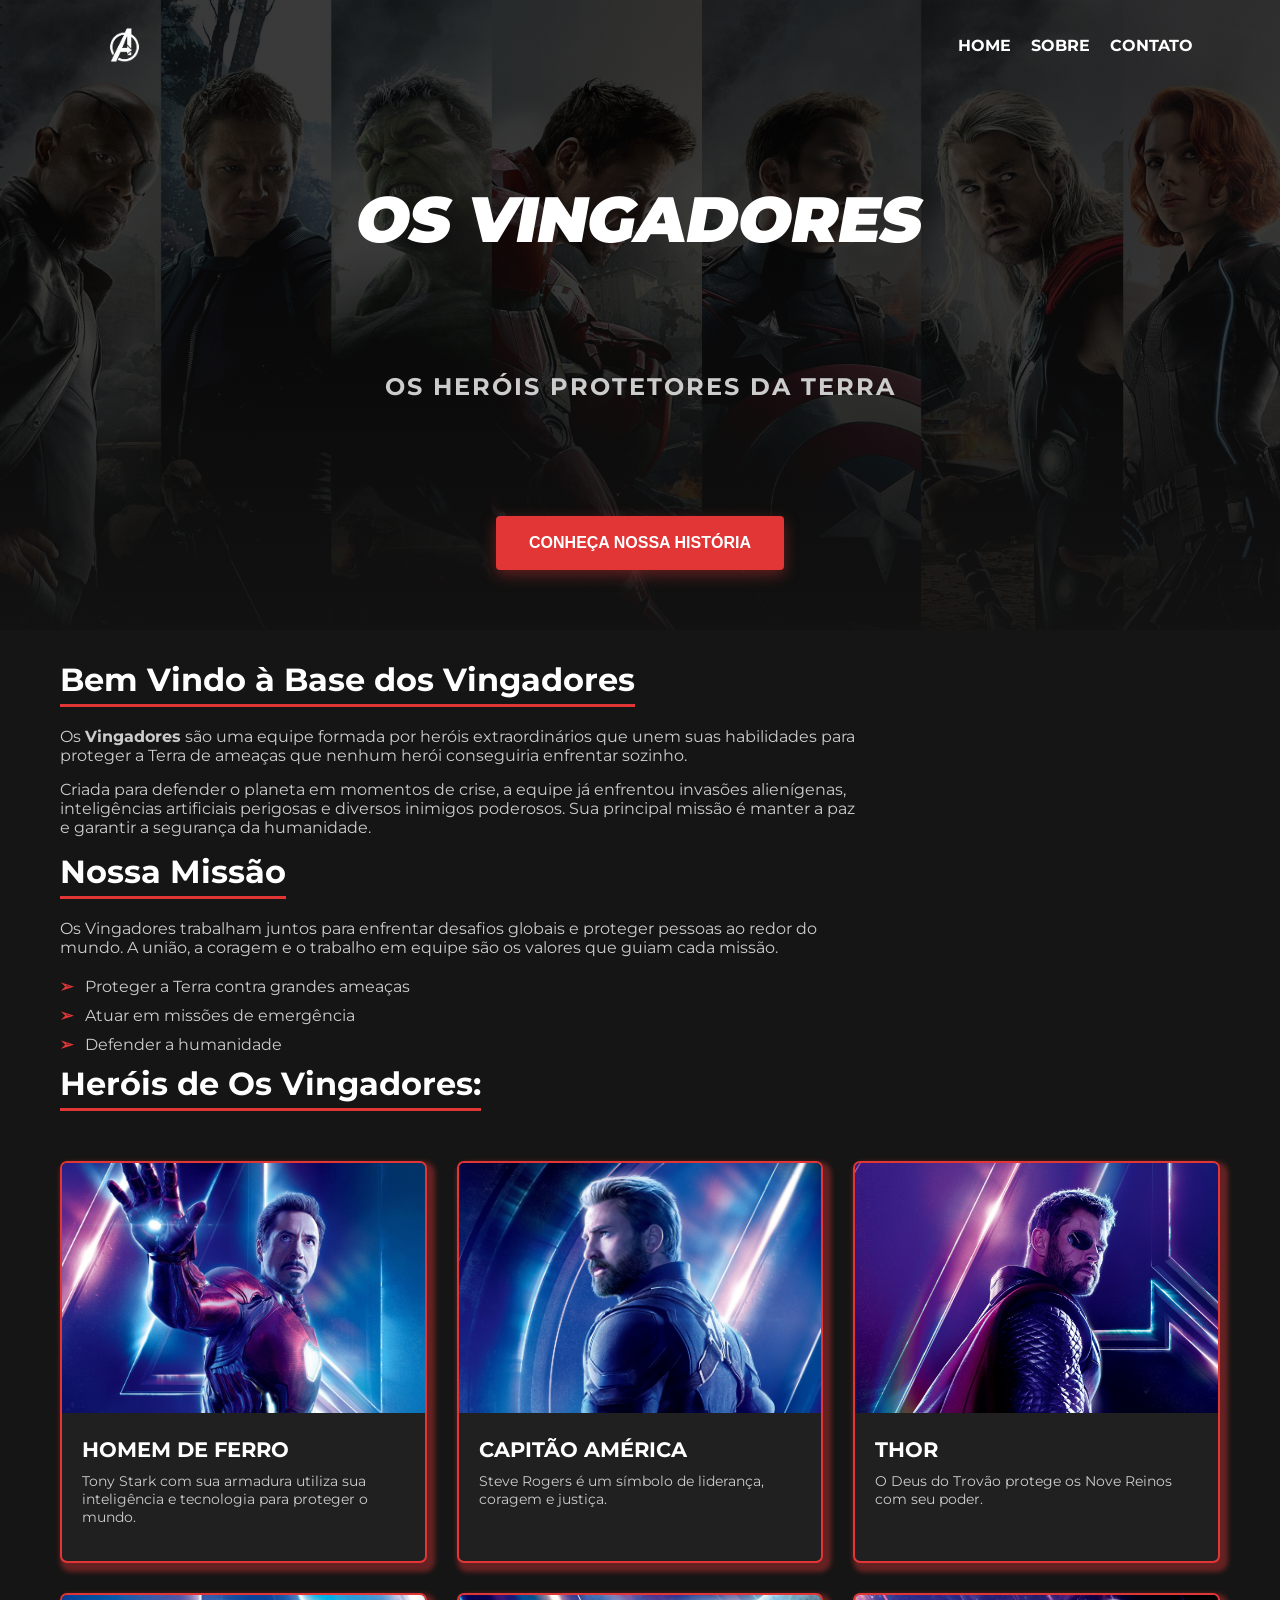
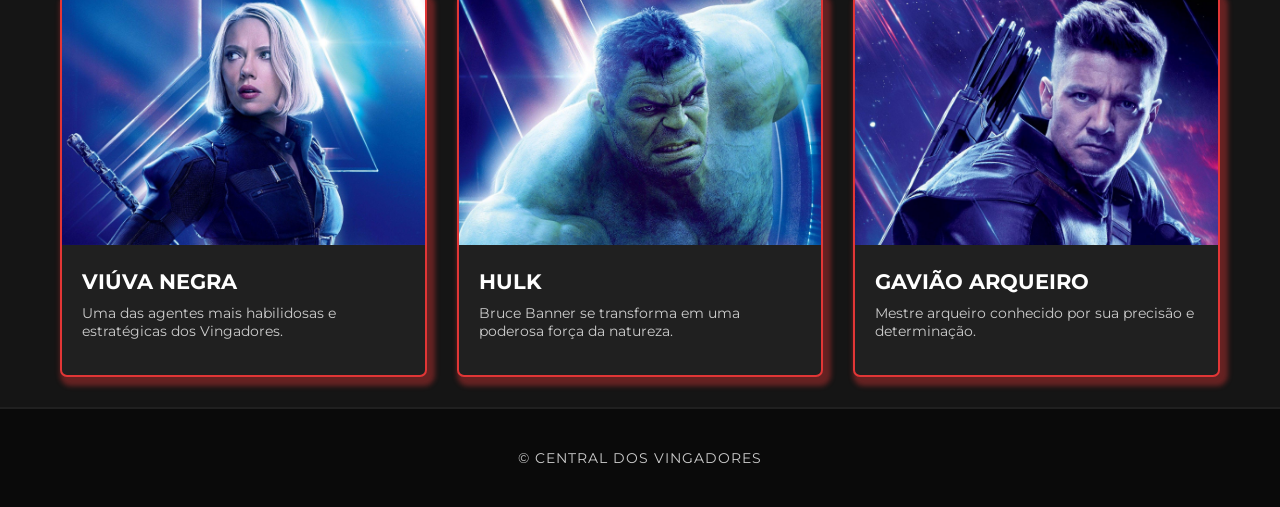
<file: index.html>
<!doctype html>
<html lang="pt-br">
  <head>
    <meta charset="UTF-8" />
    <meta name="viewport" content="width=device-width, initial-scale=1.0" />
    <title>Central Os Vingadores</title>
    <link rel="stylesheet" href="style.css" />
  </head>
  <body>
    <header class="header-home">
      <nav>
        <img src="assets/imgs/logo.png" alt="Logo" />

        <ul>
          <li><a href="index.html">Home</a></li>
          <li><a href="sobre.html">Sobre</a></li>
          <li><a href="contato.html">Contato</a></li>
        </ul>
      </nav>

      <h1>Os Vingadores</h1>
      <h2>Os Heróis Protetores da Terra</h2>
      <a href="sobre.html">
        <button>Conheça nossa história</button>
      </a>
    </header>

    <main>
      <!-- seção apresentação do tema -->
      <section>
        <h2>Bem Vindo à Base dos Vingadores</h2>
        <p>
          Os <strong>Vingadores</strong> são uma equipe formada por heróis
          extraordinários que unem suas habilidades para proteger a Terra de
          ameaças que nenhum herói conseguiria enfrentar sozinho.
        </p>

        <p>
          Criada para defender o planeta em momentos de crise, a equipe já
          enfrentou invasões alienígenas, inteligências artificiais perigosas e
          diversos inimigos poderosos. Sua principal missão é manter a paz e
          garantir a segurança da humanidade.
        </p>
      </section>

      <!-- seção missão -->
      <section>
        <h2>Nossa Missão</h2>
        <p>
          Os Vingadores trabalham juntos para enfrentar desafios globais e
          proteger pessoas ao redor do mundo. A união, a coragem e o trabalho em
          equipe são os valores que guiam cada missão.
        </p>

        <ul>
          <li>Proteger a Terra contra grandes ameaças</li>
          <li>Atuar em missões de emergência</li>
          <li>Defender a humanidade</li>
        </ul>
      </section>

      <!-- seção herois da equipe -->
      <section>
        <h2>Heróis de Os Vingadores:</h2>

        <div class="cards-container">
          <div class="card">
            <img src="assets/imgs/homemdeferro.jpg" alt="Homem de Ferro" />
            <h3>Homem de Ferro</h3>
            <p>
              Tony Stark com sua armadura utiliza sua inteligência e tecnologia
              para proteger o mundo.
            </p>
          </div>

          <div class="card">
            <img src="assets/imgs/capitaoamerica.jpg" alt="Capitaõ América" />
            <h3>Capitão América</h3>
            <p>Steve Rogers é um símbolo de liderança, coragem e justiça.</p>
          </div>

          <div class="card">
            <img src="assets/imgs/thor.jpg" alt="Thor" />
            <h3>Thor</h3>
            <p>O Deus do Trovão protege os Nove Reinos com seu poder.</p>
          </div>

          <div class="card">
            <img src="assets/imgs/viuvanegra.jpg" alt="Viúva Negra" />
            <h3>Viúva Negra</h3>
            <p>
              Uma das agentes mais habilidosas e estratégicas dos Vingadores.
            </p>
          </div>

          <div class="card">
            <img src="assets/imgs/hulk.jpg" alt="Hulk" />
            <h3>Hulk</h3>
            <p>Bruce Banner se transforma em uma poderosa força da natureza.</p>
          </div>

          <div class="card">
            <img src="assets/imgs/gaviaoarqueiro.jpg" alt="Gavião Arqueiro" />
            <h3>Gavião Arqueiro</h3>
            <p>Mestre arqueiro conhecido por sua precisão e determinação.</p>
          </div>
        </div>
      </section>
    </main>

    <footer>&copy; Central dos Vingadores</footer>
  </body>
</html>
</file>
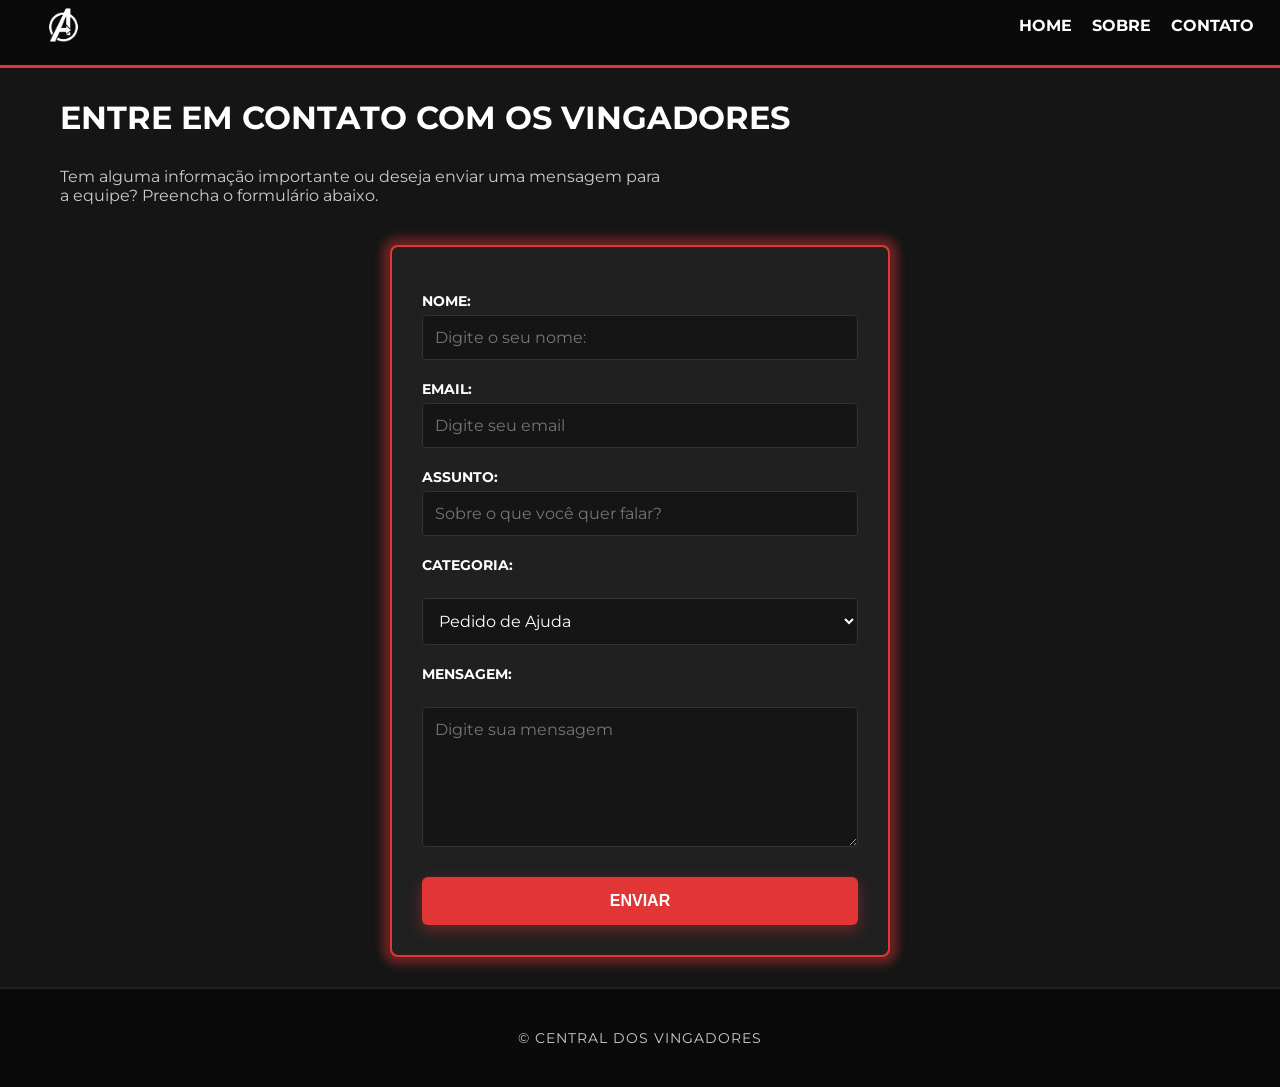
<file: contato.html>
<!doctype html>
<html lang="pt-br">
  <head>
    <meta charset="UTF-8" />
    <meta name="viewport" content="width=device-width, initial-scale=1.0" />
    <title>Contato</title>
    <link rel="stylesheet" href="style.css" />
  </head>
  <body>
    <header class="header-simples">
      <nav class="nav-sobre-contato">
        <img src="assets/imgs/logo.png" alt="Logo" />

        <ul>
          <li><a href="index.html">Home</a></li>
          <li><a href="sobre.html">Sobre</a></li>
          <li><a href="contato.html">Contato</a></li>
        </ul>
      </nav>
    </header>

    <main>
      <!-- seção titulo e paragrafo -->
      <section class="section-contato">
        <h1>Entre em contato com Os Vingadores</h1>
        <p>
          Tem alguma informação importante ou deseja enviar uma mensagem para a
          equipe? Preencha o formulário abaixo.
        </p>
      </section>
      <!-- seção formulário -->
      <section>
        <form>
          <label for="nome">Nome:</label>
          <input type="text" id="nome" placeholder="Digite o seu nome:" minlength="3" maxlength="100" required />

          <label for="email">Email:</label>
          <input type="email" id="email" placeholder="Digite seu email" required />

          <label for="assunto">Assunto:</label>
          <input
            type="text"
            id="assunto"
            placeholder="Sobre o que você quer falar?" minlength="5" maxlength="50" required
          />

          <label>Categoria:</label><br />
          <select name="categoria" required>
            <option>Pedido de Ajuda</option>
            <option>Recrutamento</option>
            <option>Sugestão</option>
            <option>Outro</option>
          </select>

          <label>Mensagem:</label><br />
          <textarea rows="6" placeholder="Digite sua mensagem" minlength="20" maxlength="2000" required ></textarea>
          <button type="submit">Enviar</button>
        </form>
      </section>
    </main>

    <footer>&copy; Central dos Vingadores</footer>
  </body>
</html>
</file>
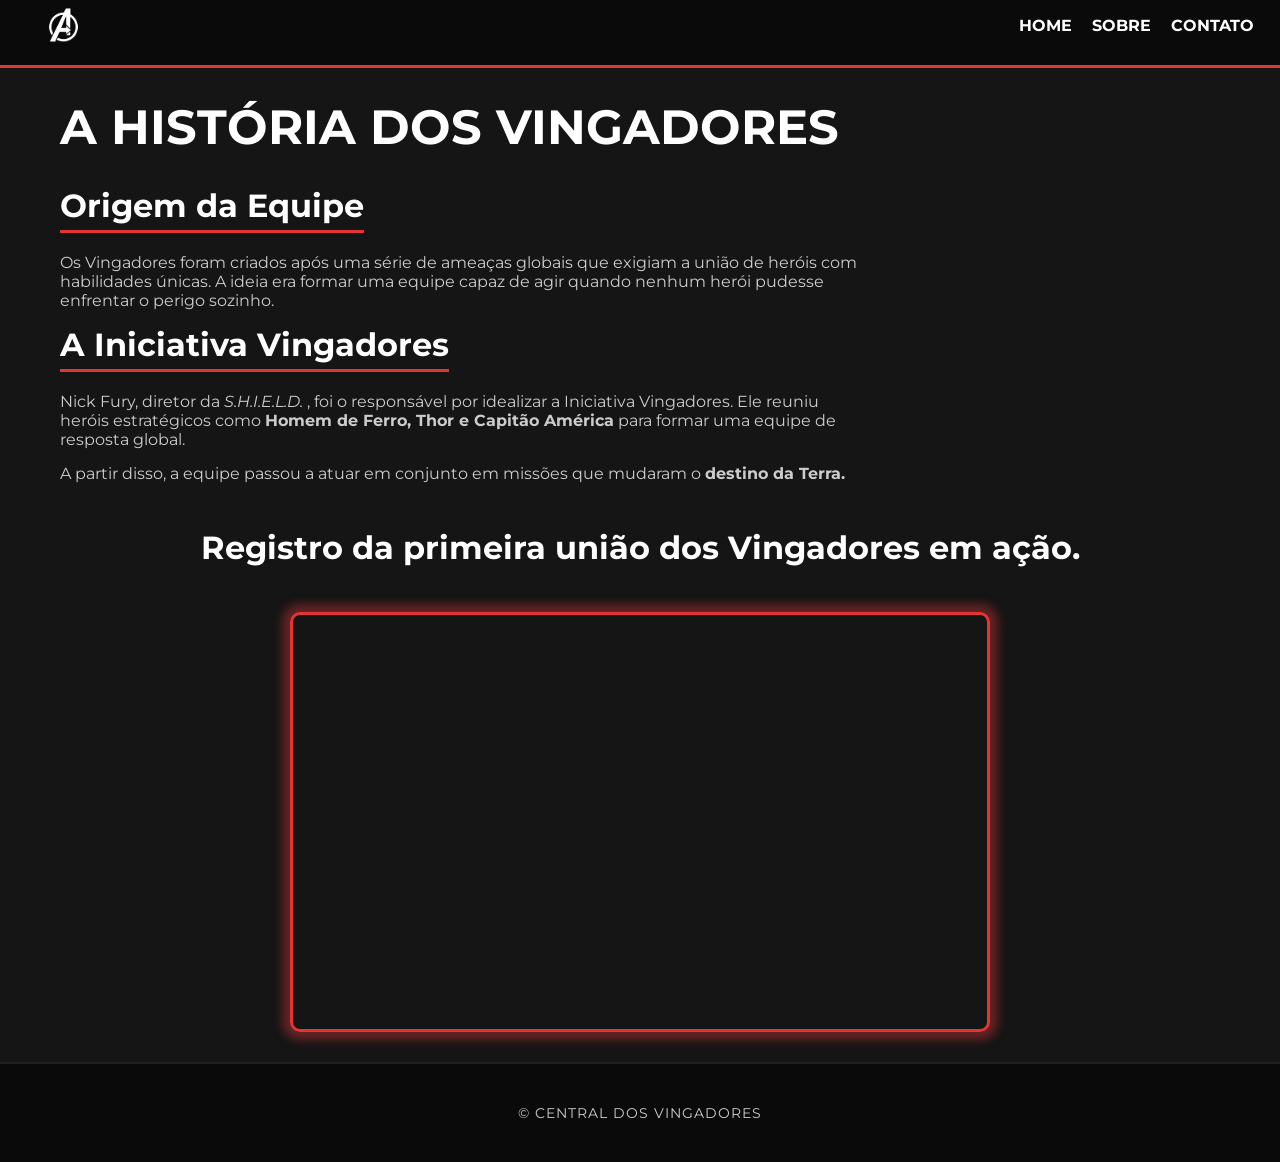
<file: sobre.html>
<!doctype html>
<html lang="pt-br">
  <head>
    <meta charset="UTF-8" />
    <meta name="viewport" content="width=device-width, initial-scale=1.0" />
    <title>História da Equipe Vingadores</title>
    <link rel="stylesheet" href="style.css" />
  </head>
  <body>
    <header class="header-simples">
      <nav class="nav-sobre-contato">
        <img src="assets/imgs/logo.png" alt="Logo" />

        <ul>
          <li><a href="index.html">Home</a></li>
          <li><a href="sobre.html">Sobre</a></li>
          <li><a href="contato.html">Contato</a></li>
        </ul>
      </nav>
    </header>

    <main>
      <!-- seção história de os vingadores -->
      <section>
        <h1>A História dos Vingadores</h1>
        <h2>Origem da Equipe</h2>
        <p>
          Os Vingadores foram criados após uma série de ameaças globais que
          exigiam a união de heróis com habilidades únicas. A ideia era formar
          uma equipe capaz de agir quando nenhum herói pudesse enfrentar o
          perigo sozinho.
        </p>

        <h2>A Iniciativa Vingadores</h2>

        <p>
          Nick Fury, diretor da <em>S.H.I.E.L.D.</em> , foi o responsável por
          idealizar a Iniciativa Vingadores. Ele reuniu heróis estratégicos como
          <strong>Homem de Ferro, Thor e Capitão América</strong> para formar
          uma equipe de resposta global.
        </p>

        <p>
          A partir disso, a equipe passou a atuar em conjunto em missões que
          mudaram o <strong>destino da Terra.</strong>
        </p>
      </section>

      <!-- seção iframe -->
      <section class="section-iframe">
        <h2>Registro da primeira união dos Vingadores em ação.</h2>

        <iframe
          width="560"
          height="315"
          src="https://www.youtube.com/embed/Bw2qhZ42AHQ?si=VwPTJAZP6rksZGfc"
          title="Os vingadores. Primeira Missão"
          frameborder="0"
          allow="
            accelerometer;
            autoplay;
            clipboard-write;
            encrypted-media;
            gyroscope;
            picture-in-picture;
            web-share;
          "
          referrerpolicy="strict-origin-when-cross-origin"
          allowfullscreen
        ></iframe>
      </section>
    </main>

    <footer>&copy; Central dos Vingadores</footer>
  </body>
</html>
</file>
<file: style.css>
@import url('https://fonts.googleapis.com/css2?family=Montserrat:wght@400;700;900&display=swap');

* {
    margin: 0;
    padding: 0;
    box-sizing: border-box;
}

body {
    font-family: 'Montserrat', sans-serif;
    background-color: #151515;
    color: white;
}

.header-home {
    background-image: linear-gradient(rgba(0, 0, 0, 0.772), rgba(21, 21, 21, 0.84)), url('assets/imgs/banner.jpg');
    background-size: cover;
    background-position: top center;
    min-height: 70vh;
    display: flex;
    flex-direction: column;
    justify-content: space-between;
    padding: 20px 5%;
    text-align: center;
}

nav {
    display: flex;
    justify-content: space-between;
    align-items: center;
    padding-left: 2%;
    padding-right: 2%;
    padding-bottom: 15px;
    width: 100%;
}

nav img {
    height: 50px;
    width: auto;
}

nav ul {
    display: flex;
    list-style: none;
    margin: 0;
    padding: 0;
}

nav a {
    color: #ffffff;
    text-decoration: none;
    font-weight: 700;
    text-transform: uppercase;
    margin-left: 20px;
    transition: color 0.3s ease;
}

nav a:hover {
    color: #e23636;
}

/*estlização do header das páginas sobre e contato */
.header-simples {
    /* padding: 2 2%; */
    background-color: #0a0a0a;
    border-bottom: 3px solid #e23636;
    position: sticky;                       /*mantem a header/nav aparecendo no topo ao rolar o conteúdo */
    top: 0;
    left: 0;
    width: 100%;
    z-index: 1000;                         /*Mantém a header/nav por cima do conteúdo*/ 
}

.header-home h1 {
    font-size: 4rem;     /*usar rem ao inves de px na font size pois os tamanhos são mais responsivos e acessíveis*/
    font-weight: 900;   /* tag font weight - usada para alterar grossura da fonte*/
    text-transform: uppercase;
    letter-spacing: -1px;
    transform: skewX(-10deg); /* Efeito inclinado estilo logo Marvel. Tag transform possui varias animações*/
}

.header-home h2 {
    font-size: 1.5rem;
    color: #cccccc;
    margin: 20px 0;
    text-transform: uppercase;
    letter-spacing: 2px;
}

.header-home button {
    background-color: #e23636;
    color: white;
    border: 3px solid #e23636;
    box-shadow: 0 5px 15px rgba(226, 54, 54, 0.4);
    padding: 15px 30px;
    font-size: 1rem;
    font-weight: 700;
    text-transform: uppercase;
    cursor: pointer;
    border-radius: 4px;
    margin-bottom: 40px;
}

.header-home button:hover {
    background-color: white;
    color: black;
    box-shadow: 0 5px 15px rgba(226, 54, 54, 0.4);
}

main {
    max-width: 1200px;
    margin: 0 auto;
    padding: 30px 20px;
}

section h1 {                          /*Titulo página sobre*/
    font-size: 3rem;
    text-transform: uppercase;
    margin-bottom: 30px;
}

section h2 {
    font-size: 2rem;
    border-bottom: 3px solid #e23636;
    display: inline-block;                     /*deixa a linha do tamanho do título*/
    padding-bottom: 5px;
    margin-bottom: 20px;
}

section p {
    color: #cccccc;
    margin-bottom: 15px;
    max-width: 800px;
}

/* Iframe da página sobre */
.section-iframe{
    display: flex;
    flex-direction: column;
    align-items: center;
    text-align: center;
}

.section-iframe h2 {
    border: none;
    margin-top: 30px;
}

iframe {
    Width: min(100%, 700px);            
    min-width: 320px;        
    height: 420px;           
    margin-top: 20px;       
    border: 3px solid #e23636;
    border-radius: 10px;    
    box-shadow: 0px 0px 10px 8px rgba(226, 54, 54, 0.4);
}

section ul {
    list-style: none;
    margin-top: 20px;
}

section ul li {
    margin-bottom: 10px;
    position: relative;
    padding-left: 25px;
    color: #cccccc;
}

section ul li::before {         /*before - usado para adicionar um símbolo antes de cada item da lista*/
    content: "➢";
    position: absolute;
    left: 0;
    color: #e23636;
    font-weight: bold;
}

.cards-container {
    display: grid;
    grid-template-columns: repeat(auto-fit, minmax(280px, 1fr));
    gap: 30px;
    margin-top: 30px;
}

.card {
    background-color: #202020;
    border: solid 2px #e23636;
    border-radius: 7px;
    overflow: hidden;
    transition: transform 0.3s ease;
    box-shadow: 4px 5px 5px 4px rgba(226, 54, 54, 0.4); 
}

.card:hover {
    transform: translateY(-10px);
}

.card img {
    width: 100%;
    height: 250px;
    object-fit: cover;
    background-color: #333;
}

.card h3 {
    padding: 20px 20px 10px 20px;
    text-transform: uppercase;
    font-size: 1.3rem;
}

.card p {
    padding: 0 20px 20px 20px;
    font-size: 0.9rem;
    color: #cccccc;
}

/* estilização página contato */

.section-contato {
    text-align: left;
    margin-bottom: 40px;
}

.section-contato h1 {
    font-size: 2rem;
}

.section-contato p {
    max-width: 600px;
}

form {
    display: flex;
    flex-direction: column;
    background-color: #202020; 
    padding: 30px;
    border-radius: 8px;
    border: 2px solid #e23636;  
    max-width: 500px;
    margin: 0 auto; 
    width: 100%; 
    box-shadow: 0px 0px 10px 8px rgba(226, 54, 54, 0.4);;
}

form label {
    font-weight: 700;
    text-transform: uppercase;
    font-size: 0.9rem;
    margin-top: 15px;
    margin-bottom: 5px;
    color: white;
}

form input,
form select,
form textarea {
    width: 100%;
    padding: 12px;
    background-color: #151515; 
    border: 1px solid #333;
    border-radius: 4px;
    color: white;
    font-family: 'Montserrat', sans-serif;
    font-size: 1rem;
    margin-bottom: 5px; 
    transition: all 0.3s ease;
}

form input:focus,
form select:focus,
form textarea:focus {
    outline: none;
    border-color: #e23636; 
}

form button {
    width: 100%;
    background-color: #e23636;
    color: white;
    box-shadow: 0 5px 15px rgba(226, 54, 54, 0.4);
    border: none;
    padding: 15px;
    font-size: 1rem;
    font-weight: 700;
    text-transform: uppercase;
    cursor: pointer;
    border-radius: 6px;
    margin-top: 25px;
    transition: all 0.3s ease;
}

form button:hover {
    background-color: white;
    color: black;
    border: 2px solid #e23636;
    box-shadow: 0 5px 15px rgba(226, 54, 54, 0.4);
}

footer {
    text-align: center;
    padding: 40px 20px;
    background-color: #0a0a0a;
    color: #cccccc;
    font-size: 0.9rem;
    text-transform: uppercase;
    letter-spacing: 1px;
    border-top: 2px solid #202020;
}

/* responsividade para o site se adaptar ao celular */

@media (max-width: 768px) {
    nav{
        flex-direction: column;
        justify-content: space-between;
        align-items: center;
        padding: 10px 2%;
    }

    nav img {
        height: 35px;
        width: auto;
    }

    nav a {
        margin-left: 10px;
        font-size: 0.75rem;
    }

    .header-home {
        min-height: 45vh;
        padding: 20px 3%;
        background-position: center center;
    }

    .header-home h1 {
        font-size: 2.3rem;
    }

    .header-home h2 {
        font-size: 1.1rem;
    }

    .header-home button {
        padding: 12px 24px;
        font-size: 0.9rem;
        margin-bottom: 20px;
    }

    main {
        padding: 20px 15px;
    }

    section h1 {
        font-size: 1.7rem;
        margin-bottom: 20px;
    }

    section h2 {
        font-size: 1.5rem;
    }

    form {
        padding: 20px;
    }

    iframe {
        height: 280px;
    }
}
</file>
